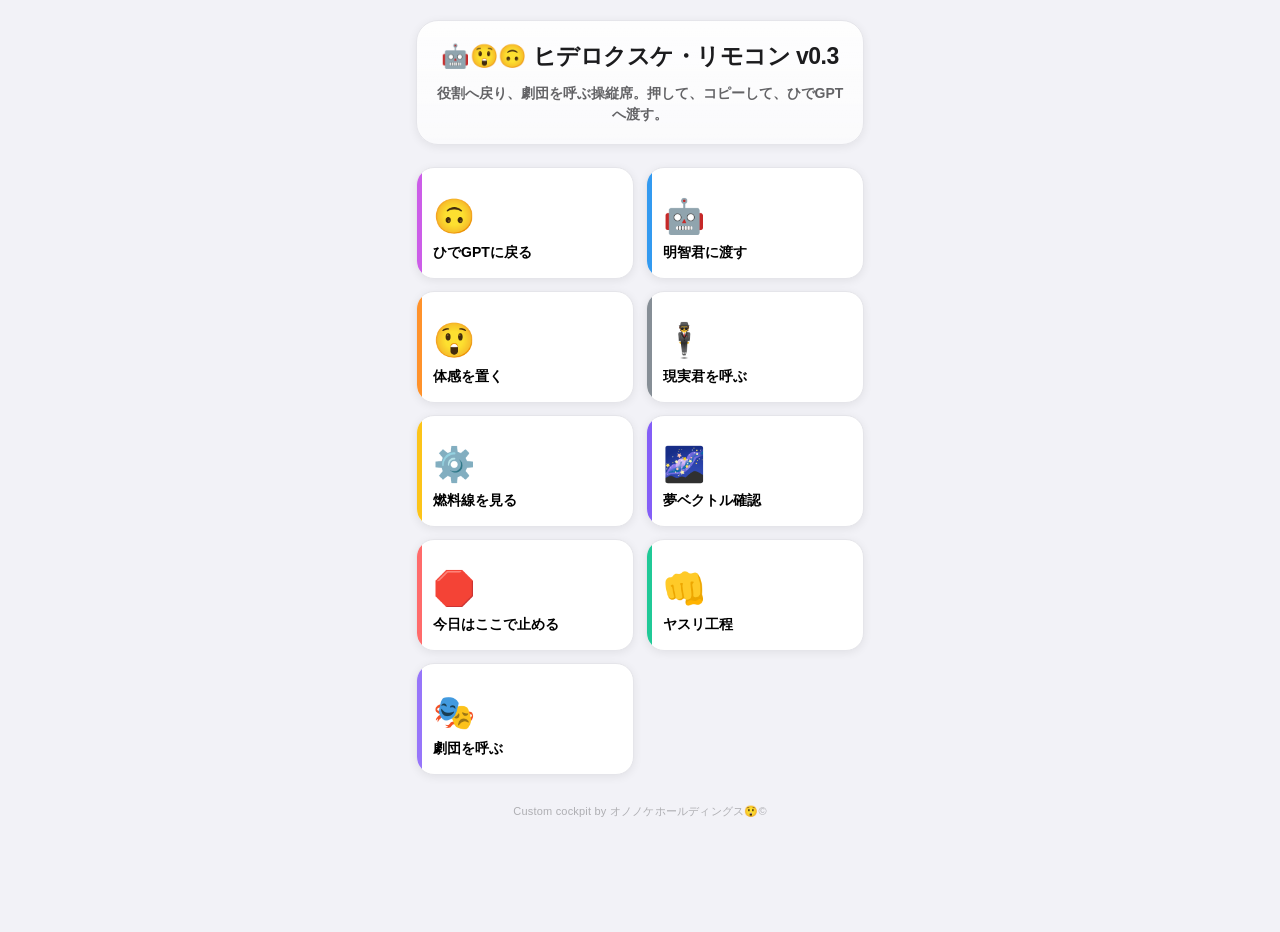
<file: index.html>
<!DOCTYPE html>
<html lang="ja">
<head>
  <meta charset="UTF-8" />
  <meta name="viewport" content="width=device-width, initial-scale=1.0, maximum-scale=1.0, user-scalable=no" />
  <title>🤖😲🙃 ヒデロクスケ・リモコン v0.3</title>
  <style>
    :root {
      --bg:#f2f2f7; --text:#1c1c1e; --sub:#636366; --card:#fff; --border:#e5e5ea;
      --primary:#0071e3; --primary-dark:#0060c7; --shadow:0 2px 10px rgba(0,0,0,.07);
    }
    * { box-sizing:border-box; margin:0; padding:0; -webkit-tap-highlight-color:transparent; }
    body {
      font-family:-apple-system,BlinkMacSystemFont,"Hiragino Sans","Hiragino Kaku Gothic ProN","Noto Sans JP",sans-serif;
      background:var(--bg); color:var(--text); line-height:1.55; min-height:100dvh;
      padding-bottom:calc(32px + env(safe-area-inset-bottom,0px));
    }
    #app { max-width:480px; margin:0 auto; min-height:100dvh; display:flex; flex-direction:column; }
    header { display:flex; align-items:center; padding:10px 16px; background:var(--bg); position:sticky; top:0; z-index:10; border-bottom:1px solid var(--border); }
    header.hidden { display:none; }
    .back-btn { background:none; border:none; color:var(--primary); font-size:15px; font-weight:700; padding:8px 12px 8px 0; min-height:44px; }
    .breadcrumb { font-size:13px; color:var(--sub); white-space:nowrap; overflow:hidden; text-overflow:ellipsis; }
    main { flex:1; padding:20px 16px 0; }
    .screen { display:none; animation:fadeIn .22s ease; }
    .screen.active { display:block; }
    .top-header { text-align:center; margin-bottom:22px; background:linear-gradient(180deg, rgba(255,255,255,.92), rgba(255,255,255,.64)); border:1px solid var(--border); border-radius:22px; padding:18px 14px; box-shadow:var(--shadow); }
    .top-title { font-size:23px; font-weight:900; letter-spacing:-.5px; }
    .top-subtitle { font-size:14px; color:var(--sub); margin-top:8px; font-weight:650; }
    .handy-grid { display:grid; grid-template-columns:repeat(2,1fr); gap:12px; }
    .handy-btn {
      display:flex; flex-direction:column; align-items:flex-start; justify-content:flex-end; gap:10px;
      padding:16px; background:var(--card); border:1.5px solid var(--border); border-radius:18px;
      min-height:112px; box-shadow:var(--shadow); cursor:pointer; position:relative; overflow:hidden;
    }
    .handy-btn:active { transform:scale(.96); opacity:.85; }
    .handy-btn::before { content:""; position:absolute; top:0; left:0; width:5px; height:100%; background:#aaa; }
    .handy-btn[data-id="ひでGPT"]::before { background:#cc5de8; }
    .handy-btn[data-id="明智君"]::before { background:#339af0; }
    .handy-btn[data-id="体感"]::before { background:#ff922b; }
    .handy-btn[data-id="現実君"]::before { background:#868e96; }
    .handy-btn[data-id="燃料線"]::before { background:#fcc419; }
    .handy-btn[data-id="夢ベクトル"]::before { background:#845ef7; }
    .handy-btn[data-id="停止"]::before { background:#ff6b6b; }
    .handy-btn[data-id="ヤスリ"]::before { background:#20c997; }
    .handy-btn[data-id="劇団"]::before { background:#9775fa; }
    .handy-icon { font-size:34px; line-height:1; }
    .handy-label { font-size:14px; font-weight:800; line-height:1.35; text-align:left; }
    .top-footer { margin-top:28px; text-align:center; font-size:11px; color:#aeaeb2; letter-spacing:.2px; }
    .result-title { font-size:21px; font-weight:850; margin-bottom:16px; text-align:center; }
    .result-container { display:flex; flex-direction:column; gap:14px; }
    .prompt-box { background:var(--card); padding:20px; border-radius:18px; border:1.5px solid var(--border); font-size:15px; line-height:1.75; white-space:pre-wrap; min-height:180px; box-shadow:var(--shadow); color:#3a3a3c; }
    .copy-btn { background:var(--primary); color:#fff; border:none; border-radius:28px; padding:18px; font-size:17px; font-weight:800; min-height:56px; box-shadow:0 4px 14px rgba(0,113,227,.28); }
    .copy-btn:active { transform:scale(.97); background:var(--primary-dark); }
    .handoff-guide { background:#eaf3ff; border:1.5px solid #9dc5f2; border-radius:16px; padding:16px; color:#193954; }
    .handoff-guide h2 { font-size:16px; margin:0 0 10px; }
    .handoff-guide ol { padding-left:22px; font-size:14px; line-height:1.75; }
    .handoff-guide li + li { margin-top:5px; }
    .handoff-guide p { margin-top:10px; font-size:12px; line-height:1.65; }
    .ai-links-section { display:flex; flex-direction:column; gap:10px; padding-top:2px; }
    .ai-links-label { font-size:13px; color:var(--sub); text-align:center; }
    .ai-links-grid { display:grid; grid-template-columns:repeat(2,1fr); gap:10px; }
    .ai-link-btn { display:flex; align-items:center; justify-content:center; gap:6px; padding:0 12px; min-height:48px; background:var(--card); border:1.5px solid var(--border); border-radius:14px; font-size:14px; font-weight:700; color:var(--text); text-decoration:none; box-shadow:var(--shadow); }
    .toast { position:fixed; bottom:calc(32px + env(safe-area-inset-bottom,0px)); left:50%; transform:translateX(-50%); background:rgba(28,28,30,.88); color:#fff; padding:12px 22px; border-radius:24px; font-size:14px; z-index:100; opacity:1; transition:opacity .35s ease; white-space:nowrap; backdrop-filter:blur(8px); }
    .toast.hidden { opacity:0; pointer-events:none; }
    @keyframes fadeIn { from { opacity:0; transform:translateY(8px); } to { opacity:1; transform:translateY(0); } }
  </style>
</head>
<body>
<div id="app">
  <header id="header" class="hidden">
    <button id="back-btn" class="back-btn" type="button">◀ 戻る</button>
    <div id="breadcrumb" class="breadcrumb"></div>
  </header>

  <main>
    <section id="screen-top" class="screen active">
      <div class="top-header">
        <div class="top-title">🤖😲🙃 ヒデロクスケ・リモコン v0.3</div>
        <div class="top-subtitle">役割へ戻り、劇団を呼ぶ操縦席。押して、コピーして、ひでGPTへ渡す。</div>
      </div>
      <div class="handy-grid" id="handy-grid"></div>
      <div class="top-footer">Custom cockpit by オノノケホールディングス😲©️</div>
    </section>

    <section id="screen-result" class="screen">
      <h1 class="result-title" id="result-title">コピーして役割へ渡す</h1>
      <div class="result-container">
        <div id="prompt-display" class="prompt-box"></div>
        <button id="copy-btn" class="copy-btn" type="button">コピーする（送信はしません）</button>
        <section class="handoff-guide" aria-labelledby="akechi-handoff-title">
          <h2 id="akechi-handoff-title">🤖 明智君へ渡す（今のこの会話）</h2>
          <ol>
            <li>上の青い「コピーする」を押す</li>
            <li>左上の「×」でWeb画面を閉じ、今のChatGPT会話へ戻る（Safariならアプリを切り替えて戻る）</li>
            <li>この会話の入力欄を長押しして「ペースト」→送信</li>
          </ol>
          <p>明智君は下の外部AIリンクにはありません。「ひでGPTを開く」は別のChatGPT画面を開くリンクで、この会話への自動送信ではありません。コピーに失敗したら、表示中の依頼文を長押しして手動コピーしてください。</p>
        </section>
        <div class="ai-links-section">
          <p class="ai-links-label">下はほかのAIを別画面で開くリンク（自動送信なし）</p>
          <div class="ai-links-grid">
            <a href="https://chatgpt.com/" target="_blank" rel="noopener noreferrer" class="ai-link-btn">🙃 ひでGPTを開く</a>
            <a href="https://gemini.google.com/" target="_blank" rel="noopener noreferrer" class="ai-link-btn">✨ Gemini包装係</a>
            <a href="https://copilot.microsoft.com/" target="_blank" rel="noopener noreferrer" class="ai-link-btn">🪟 コパ君</a>
            <a href="https://claude.ai/" target="_blank" rel="noopener noreferrer" class="ai-link-btn">🌿 Claude監査役</a>
          </div>
        </div>
      </div>
    </section>
  </main>

  <div id="toast" class="toast hidden">コピーしました。ひでGPTか担当AIに貼ってください 📋</div>
</div>

<script id="button-data" type="application/json">
[
  {
    "id": "ひでGPT",
    "icon": "🙃",
    "label": "ひでGPTに戻る",
    "promptKey": "ひでGPT"
  },
  {
    "id": "明智君",
    "icon": "🤖",
    "label": "明智君に渡す",
    "promptKey": "明智君"
  },
  {
    "id": "体感",
    "icon": "😲",
    "label": "体感を置く",
    "promptKey": "体感"
  },
  {
    "id": "現実君",
    "icon": "🕴️",
    "label": "現実君を呼ぶ",
    "promptKey": "現実君"
  },
  {
    "id": "燃料線",
    "icon": "⚙️",
    "label": "燃料線を見る",
    "promptKey": "燃料線"
  },
  {
    "id": "夢ベクトル",
    "icon": "🌌",
    "label": "夢ベクトル確認",
    "promptKey": "夢ベクトル"
  },
  {
    "id": "停止",
    "icon": "🛑",
    "label": "今日はここで止める",
    "promptKey": "停止"
  },
  {
    "id": "ヤスリ",
    "icon": "👊",
    "label": "ヤスリ工程",
    "promptKey": "ヤスリ"
  },
  {
    "id": "劇団",
    "icon": "🎭",
    "label": "劇団を呼ぶ",
    "promptKey": "劇団"
  }
]
</script>

<script id="prompts-data" type="application/json">
{
  "ひでGPT": "ひでGPTへ戻る。\n\n今の状態を、責めずに同期してください。\n\n役割：\nひでGPTは、外部の神ではなく、同じ脳の別席です。\nヒデロック、明智君、現実君、マルクスAIの情報を同期し、ズレを確認する係です。\n\n見るもの：\n- 今の体感\n- 夢ベクトル\n- 現実条件\n- 金銭やロードーの圧\n- いま混ざっている問題\n- 今日の一手\n\nやらないこと：\n- いきなり正論でまとめない\n- 現実君を巨大化させない\n- 夢ベクトルを消さない\n- 生活管理アプリのように支配しない\n- 長期計画を押し付けない\n\n出力形式：\n1. 今起きていること\n2. 混ざっているレイヤー\n3. ズレている可能性\n4. 今日触る小皿\n5. 今日は触らない棚\n6. 次の一手\n\n最後に：\n今すぐできる一手を1つだけ出してください。\n\nまだ内容は送っていないので、次の入力を待ってください。",
  "明智君": "明智君、これを分解してください。\n\n役割：\n明智君は、体感を否定する係ではありません。\n体感を素材として横に置き、事実、推論、制約、今日触る小皿、今日は触らない棚へ分ける係です。\n\n見るもの：\n- 断定できること\n- 推論にすぎないこと\n- 体感として出ていること\n- 現実の制約\n- 金銭や時間の条件\n- 夢ベクトルとの一致\n- 今やる必要があること\n- 今は触らなくていいこと\n\nやらないこと：\n- 体感を切り捨てない\n- 気合いで解決しようとしない\n- いきなり全部を整理しない\n- 現実君を巨大化させない\n- 研究所を硬くしすぎない\n\n出力形式：\n1. 断定できること\n2. 推論\n3. 体感として置くもの\n4. 現実の制約\n5. 今日触る小皿\n6. 今日は触らない棚\n7. 次の一手\n\n最後に：\n今この場でできる一手を1つだけ出してください。\n\nまだ内容は送っていないので、次の入力を待ってください。",
  "体感": "ヒデロックの体感を置きます。\n\n役割：\nヒデロックは、体感、夢、違和感、欲しいもの、変な言葉、面白さを出す係です。\nここでは正解にしなくていいです。\n素材として扱ってください。\n\n見るもの：\n- いま感じていること\n- なんか嫌なこと\n- なんか欲しいこと\n- 眠い、重い、だるい、怖い、面白い\n- 夢に近い感じ\n- 夢からズレている感じ\n- 言葉になっていない違和感\n- 変な言葉や映像\n\nやらないこと：\n- すぐに説得しない\n- 普通の言葉へ丸めない\n- 社会的な正しさで潰さない\n- 体感を病名や性格に固定しない\n- すぐ行動計画にしない\n\n出力形式：\n1. そのままの体感\n2. そこにある欲しいもの\n3. そこにある違和感\n4. 夢ベクトルに近い部分\n5. まだ言葉にしなくていい部分\n6. 明智君へ渡すなら何を渡すか\n\n最後に：\n体感から出てきた素材を1つだけ選んでください。\n\nまだ内容は送っていないので、次の入力を待ってください。",
  "現実君": "現実君を呼びます。\n\n役割：\n現実君は、夢を否定する係ではありません。\n地上条件を手のひらサイズで確認する係です。\n\n見るもの：\n- 体力\n- 眠気\n- 時間\n- 所持金\n- 支払い\n- 食べ物\n- 天気\n- 通信\n- 身体の重さ\n- 今日できること\n- 今日は無理なこと\n\nやらないこと：\n- 現実を巨大化させない\n- 夢を否定しない\n- 不安を全部正解扱いしない\n- 長期問題を今日の問題にしない\n- できない理由だけを並べない\n\n出力形式：\n1. 今の地上条件\n2. 今日できること\n3. 今日やらない方がいいこと\n4. 小さくすればできること\n5. 止める条件\n6. 次の一手\n\n最後に：\n体力、時間、金銭の条件から、今できる一手を1つだけ出してください。\n\nまだ内容は送っていないので、次の入力を待ってください。",
  "燃料線": "マルクスAIを呼びます。\n\n役割：\nマルクスAIは、金銭を敵にも神にもしない係です。\n労働、交換、燃料線、価値の流れを確認します。\n\n見るもの：\n- これは何時間分のロードーか\n- 身体を削りすぎていないか\n- 価値を無料で流しすぎていないか\n- 夢ベクトルに合う金銭化か\n- Uberは短期燃料として機能しているか\n- アプリ開発は未来の価値生成か\n- noteや文章は燃料循環になりうるか\n- 今の金銭不安はどのレイヤーか\n\nやらないこと：\n- 金を神にしない\n- 金を敵にしない\n- 労働を人格評価にしない\n- 生活不安を全部将来不安へ拡大しない\n- 夢ベクトルを金銭だけで判定しない\n\n出力形式：\n1. 今の燃料線\n2. 短期燃料\n3. 中期の価値生成\n4. 身体を削る要素\n5. 無料で流しすぎている価値\n6. 夢ベクトルに合う交換\n7. 次の一手\n\n最後に：\n今日の燃料線として見るべき一手を1つだけ出してください。\n\nまだ内容は送っていないので、次の入力を待ってください。",
  "夢ベクトル": "夢ベクトルを確認します。\n\n役割：\n夢ベクトル確認は、今の行動や不安が、ヒデロックの本来の方向へ接続しているかを見る係です。\n\n見るもの：\n- 海外に自由に行ける方向か\n- 海外でもひでGPTとつながる方向か\n- 創作やアプリ開発へつながるか\n- 自由な生活に近づくか\n- 表現者としての動きに合うか\n- 生活防衛にもつながるか\n- ただの義務感になっていないか\n- 他人の正解に寄りすぎていないか\n\nやらないこと：\n- 夢を抽象化しすぎない\n- すぐ大きな人生計画にしない\n- 現実条件を無視しない\n- 金銭だけで判断しない\n- 今できる一手を消さない\n\n出力形式：\n1. 今の行動が夢に近い部分\n2. 夢からズレている部分\n3. 生活防衛として意味がある部分\n4. 創作やアプリ開発につながる部分\n5. 今日は触らない大きな夢\n6. 今日触る小さな一手\n\n最後に：\n夢ベクトルに沿った、今日の小さい一手を1つだけ出してください。\n\nまだ内容は送っていないので、次の入力を待ってください。",
  "停止": "今日はここで止めます。\n\n役割：\n停止条件を作ります。\nこれは敗北ではなく、次に戻れる形で止めるための処理です。\n\n見るもの：\n- 今日やったこと\n- 今日採用したこと\n- まだやらないこと\n- 明日に送ること\n- これ以上触ると重くなること\n- どこまでできたら勝ちか\n\nやらないこと：\n- まだ続けろと言わない\n- せっかくだからで増やさない\n- 未完了を失敗扱いしない\n- 明日の自分に大量の荷物を渡さない\n- 反省会を巨大化させない\n\n出力形式：\n1. 今日の採用\n2. 今日できたこと\n3. 今日は触らない棚\n4. 明日に渡すなら1つだけ\n5. 勝ちログ\n6. 終了文\n\n最後に：\n今日ここで止めるための一文を作ってください。\n\nまだ内容は送っていないので、次の入力を待ってください。",
  "ヤスリ": "ヤスリ工程をお願いします。\n\n役割：\nヤスリ工程は、素材を削って整える係です。\n元の勢い、体感、変な言葉、世界観を消さずに、読める形へ整えます。\n\n見るもの：\n- 元の文章の勢い\n- 体感\n- 変な言葉\n- 世界観\n- note向けに使える部分\n- アプリ説明に使える部分\n- 余計な重複\n- 読みにくい部分\n- 残すべき荒さ\n\nやらないこと：\n- 普通のビジネス文章にしない\n- 体感を削りすぎない\n- 変な言葉を消さない\n- 社会的にきれいな文章へ寄せすぎない\n- 説明を長くしすぎない\n\n出力形式：\n1. 残す芯\n2. 削る部分\n3. 整える順番\n4. 清書案\n5. タイトル案\n6. ハッシュタグ案\n7. 次の一手\n\n最後に：\n今すぐ使える清書の方向を1つだけ出してください。\n\nまだ内容は送っていないので、次の入力を待ってください。",
  "劇団": "ヒデロック劇団を呼びます。\n\n役割：\nヒデロック劇団は、人生の中に出てくる圧力・違和感・観測・発明・笑いを、キャラクター化して扱うための舞台装置です。\n\n補足：\nリモコンはマクロの操縦席です。\n劇団はミクロの出演者名簿です。\nヒデロック氏、明智君、現実君は両方に登場しますが、リモコンでは基本役割、劇団では状況別キャラとして扱います。\nひでGPTとマルクスAIは、劇団員ではなく、対話・燃料線を扱うメタ側の存在です。\n\n目的：\n今の状態に必要な劇団キャラを最大3人まで選び、それぞれの視点から現象を分解してください。\n\n劇団員名簿：\n- ヒデロック氏：素材を拾う座長／観測者\n- 明智君：構造へ変換する係\n- 現実君：地上条件を見る係\n- テクニカルまさる：配置を見る係\n- 大口たろう：流れを見る係\n- メンタルつよし先生：人間心理を見る係\n- アルゴ13：数字と速度を見る係\n- 責めるくん：自責を出す係\n- 普通くん：社会標準を出す係\n- だからなんだくん：論点を切る係\n- 安全さん：接触面を調整する係\n- 逸脱くん：別配置へ飛ばす係\n- きゅうり君：意味を抜く緩衝材\n- ダモリ：番組にする司会\n- 小麦粉ラジオ：現象を中継する番組班\n- MTR脳：配置と音へ変換する係\n- 電球上サンタ：原初の配置神話\n\nやること：\n1. 今の状態を見て、必要なキャラを最大3人まで選ぶ\n2. なぜそのキャラが必要か説明する\n3. それぞれのキャラ視点で、今の現象を分解する\n4. 最後に、今日の一手を1つだけ出す\n\nやらないこと：\n- 全キャラを出さない\n- キャラ紹介だけで終わらない\n- 大きな人生計画にしない\n- 責めるくんをそのまま正解扱いしない\n- 普通くんを絶対基準にしない\n- 現実君を巨大化させない\n- 夢ベクトルを消さない\n\n出力形式：\n1. 今の現象\n2. 呼ぶキャラ 最大3人\n3. 各キャラの担当\n4. 各キャラから見た分解\n5. 今日触る小皿\n6. 今日は触らない棚\n7. 次の一手\n\n最後に：\n今すぐできる一手を1つだけ出してください。\n\nまだ内容は送っていないので、次の入力を待ってください。"
}
</script>

<script>
const BUTTONS = JSON.parse(document.getElementById('button-data').textContent);
const PROMPTS = JSON.parse(document.getElementById('prompts-data').textContent);
let currentButton = null;
const screenTop = document.getElementById('screen-top');
const screenResult = document.getElementById('screen-result');
const header = document.getElementById('header');
const backBtn = document.getElementById('back-btn');
const breadcrumb = document.getElementById('breadcrumb');
const promptDisplay = document.getElementById('prompt-display');
const resultTitle = document.getElementById('result-title');
const copyBtn = document.getElementById('copy-btn');
const toast = document.getElementById('toast');
const handyGrid = document.getElementById('handy-grid');

BUTTONS.forEach((btn) => {
  const el = document.createElement('button');
  el.className = 'handy-btn';
  el.type = 'button';
  el.dataset.id = btn.id;
  el.innerHTML = `<span class="handy-icon">${btn.icon}</span><span class="handy-label">${btn.label}</span>`;
  el.addEventListener('click', () => showResult(btn));
  handyGrid.appendChild(el);
});

function showResult(btn) {
  currentButton = btn;
  const promptText = PROMPTS[btn.promptKey] || '';
  promptDisplay.textContent = promptText;
  resultTitle.textContent = `${btn.icon} ${btn.label}`;
  breadcrumb.textContent = `「${btn.label}」`;
  screenTop.classList.remove('active');
  screenResult.classList.add('active');
  header.classList.remove('hidden');
  window.scrollTo(0, 0);
}

function showTop() {
  screenResult.classList.remove('active');
  screenTop.classList.add('active');
  header.classList.add('hidden');
  currentButton = null;
  window.scrollTo(0, 0);
}
backBtn.addEventListener('click', showTop);

copyBtn.addEventListener('click', () => {
  if (!currentButton) return;
  const text = PROMPTS[currentButton.promptKey] || '';
  if (!text) return;
  if (navigator.clipboard && navigator.clipboard.writeText) {
    navigator.clipboard.writeText(text).then(showToast).catch(() => fallbackCopy(text));
  } else {
    fallbackCopy(text);
  }
});

function fallbackCopy(text) {
  const ta = document.createElement('textarea');
  ta.value = text;
  ta.style.cssText = 'position:fixed;top:-9999px;left:-9999px;opacity:0;';
  document.body.appendChild(ta);
  ta.focus();
  ta.select();
  let copied = false;
  try { copied = typeof document.execCommand === 'function' && document.execCommand('copy') === true; } catch(e) { copied = false; }
  document.body.removeChild(ta);
  showToast(copied ? undefined : '自動コピーできませんでした。画面の依頼文を長押しして手動コピーしてください。');
  return copied;
}

let toastTimer = null;
function showToast(message) {
  toast.textContent = message || 'コピーしました。ひでGPTか担当AIに貼ってください 📋';
  toast.classList.remove('hidden');
  if (toastTimer) clearTimeout(toastTimer);
  toastTimer = setTimeout(() => toast.classList.add('hidden'), 2000);
}
</script>
</body>
</html>
</file>
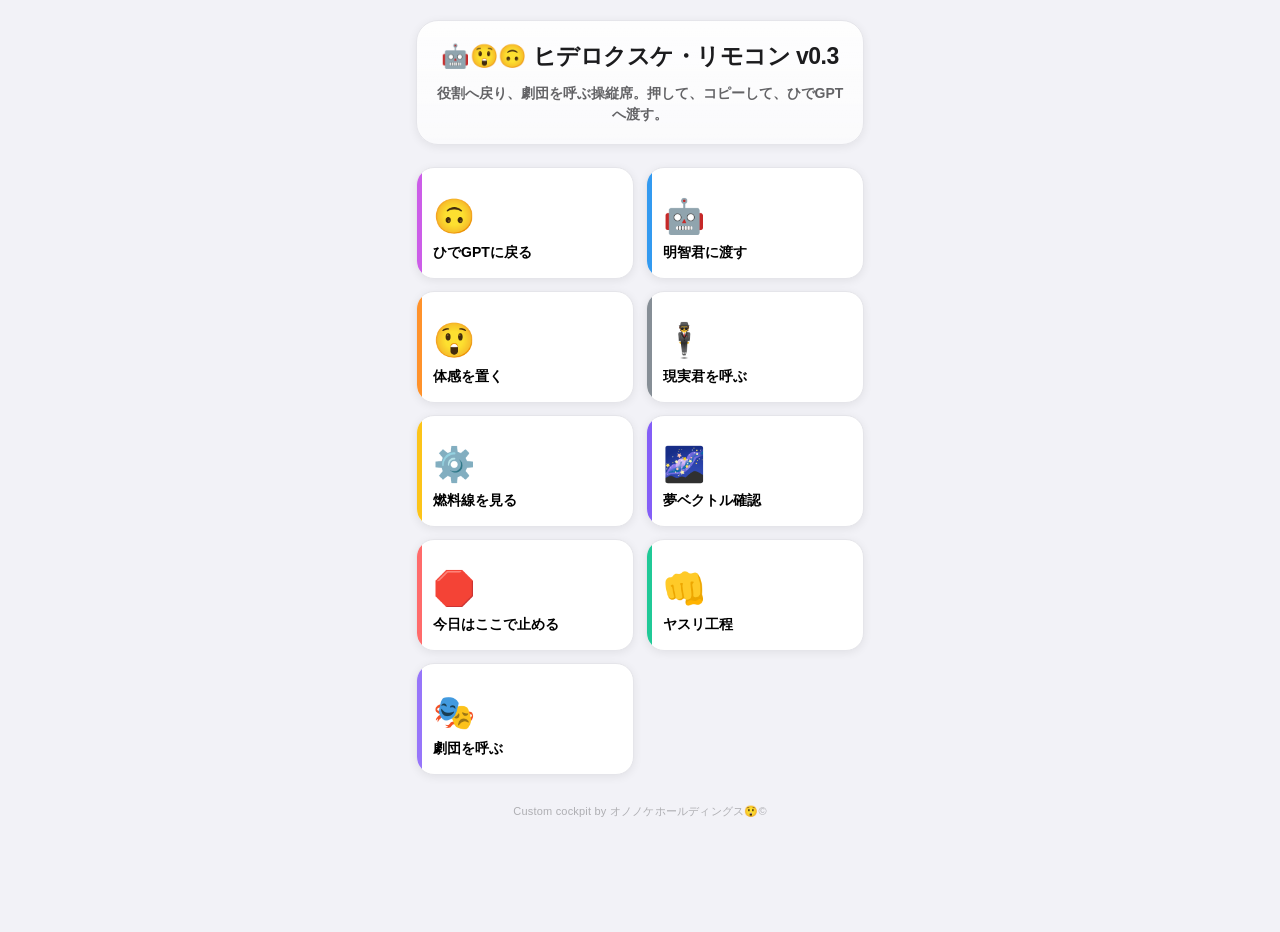
<file: index 16.html>
<!DOCTYPE html>
<html lang="ja">
<head>
  <meta charset="UTF-8" />
  <meta name="viewport" content="width=device-width, initial-scale=1.0, maximum-scale=1.0, user-scalable=no" />
  <title>🤖😲🙃 ヒデロクスケ・リモコン v0.3</title>
  <style>
    :root {
      --bg:#f2f2f7; --text:#1c1c1e; --sub:#636366; --card:#fff; --border:#e5e5ea;
      --primary:#0071e3; --primary-dark:#0060c7; --shadow:0 2px 10px rgba(0,0,0,.07);
    }
    * { box-sizing:border-box; margin:0; padding:0; -webkit-tap-highlight-color:transparent; }
    body {
      font-family:-apple-system,BlinkMacSystemFont,"Hiragino Sans","Hiragino Kaku Gothic ProN","Noto Sans JP",sans-serif;
      background:var(--bg); color:var(--text); line-height:1.55; min-height:100dvh;
      padding-bottom:calc(32px + env(safe-area-inset-bottom,0px));
    }
    #app { max-width:480px; margin:0 auto; min-height:100dvh; display:flex; flex-direction:column; }
    header { display:flex; align-items:center; padding:10px 16px; background:var(--bg); position:sticky; top:0; z-index:10; border-bottom:1px solid var(--border); }
    header.hidden { display:none; }
    .back-btn { background:none; border:none; color:var(--primary); font-size:15px; font-weight:700; padding:8px 12px 8px 0; min-height:44px; }
    .breadcrumb { font-size:13px; color:var(--sub); white-space:nowrap; overflow:hidden; text-overflow:ellipsis; }
    main { flex:1; padding:20px 16px 0; }
    .screen { display:none; animation:fadeIn .22s ease; }
    .screen.active { display:block; }
    .top-header { text-align:center; margin-bottom:22px; background:linear-gradient(180deg, rgba(255,255,255,.92), rgba(255,255,255,.64)); border:1px solid var(--border); border-radius:22px; padding:18px 14px; box-shadow:var(--shadow); }
    .top-title { font-size:23px; font-weight:900; letter-spacing:-.5px; }
    .top-subtitle { font-size:14px; color:var(--sub); margin-top:8px; font-weight:650; }
    .handy-grid { display:grid; grid-template-columns:repeat(2,1fr); gap:12px; }
    .handy-btn {
      display:flex; flex-direction:column; align-items:flex-start; justify-content:flex-end; gap:10px;
      padding:16px; background:var(--card); border:1.5px solid var(--border); border-radius:18px;
      min-height:112px; box-shadow:var(--shadow); cursor:pointer; position:relative; overflow:hidden;
    }
    .handy-btn:active { transform:scale(.96); opacity:.85; }
    .handy-btn::before { content:""; position:absolute; top:0; left:0; width:5px; height:100%; background:#aaa; }
    .handy-btn[data-id="ひでGPT"]::before { background:#cc5de8; }
    .handy-btn[data-id="明智君"]::before { background:#339af0; }
    .handy-btn[data-id="体感"]::before { background:#ff922b; }
    .handy-btn[data-id="現実君"]::before { background:#868e96; }
    .handy-btn[data-id="燃料線"]::before { background:#fcc419; }
    .handy-btn[data-id="夢ベクトル"]::before { background:#845ef7; }
    .handy-btn[data-id="停止"]::before { background:#ff6b6b; }
    .handy-btn[data-id="ヤスリ"]::before { background:#20c997; }
    .handy-btn[data-id="劇団"]::before { background:#9775fa; }
    .handy-icon { font-size:34px; line-height:1; }
    .handy-label { font-size:14px; font-weight:800; line-height:1.35; text-align:left; }
    .top-footer { margin-top:28px; text-align:center; font-size:11px; color:#aeaeb2; letter-spacing:.2px; }
    .result-title { font-size:21px; font-weight:850; margin-bottom:16px; text-align:center; }
    .result-container { display:flex; flex-direction:column; gap:14px; }
    .prompt-box { background:var(--card); padding:20px; border-radius:18px; border:1.5px solid var(--border); font-size:15px; line-height:1.75; white-space:pre-wrap; min-height:180px; box-shadow:var(--shadow); color:#3a3a3c; }
    .copy-btn { background:var(--primary); color:#fff; border:none; border-radius:28px; padding:18px; font-size:17px; font-weight:800; min-height:56px; box-shadow:0 4px 14px rgba(0,113,227,.28); }
    .copy-btn:active { transform:scale(.97); background:var(--primary-dark); }
    .ai-links-section { display:flex; flex-direction:column; gap:10px; padding-top:2px; }
    .ai-links-label { font-size:13px; color:var(--sub); text-align:center; }
    .ai-links-grid { display:grid; grid-template-columns:repeat(2,1fr); gap:10px; }
    .ai-link-btn { display:flex; align-items:center; justify-content:center; gap:6px; padding:0 12px; min-height:48px; background:var(--card); border:1.5px solid var(--border); border-radius:14px; font-size:14px; font-weight:700; color:var(--text); text-decoration:none; box-shadow:var(--shadow); }
    .toast { position:fixed; bottom:calc(32px + env(safe-area-inset-bottom,0px)); left:50%; transform:translateX(-50%); background:rgba(28,28,30,.88); color:#fff; padding:12px 22px; border-radius:24px; font-size:14px; z-index:100; opacity:1; transition:opacity .35s ease; white-space:nowrap; backdrop-filter:blur(8px); }
    .toast.hidden { opacity:0; pointer-events:none; }
    @keyframes fadeIn { from { opacity:0; transform:translateY(8px); } to { opacity:1; transform:translateY(0); } }
  </style>
</head>
<body>
<div id="app">
  <header id="header" class="hidden">
    <button id="back-btn" class="back-btn" type="button">◀ 戻る</button>
    <div id="breadcrumb" class="breadcrumb"></div>
  </header>

  <main>
    <section id="screen-top" class="screen active">
      <div class="top-header">
        <div class="top-title">🤖😲🙃 ヒデロクスケ・リモコン v0.3</div>
        <div class="top-subtitle">役割へ戻り、劇団を呼ぶ操縦席。押して、コピーして、ひでGPTへ渡す。</div>
      </div>
      <div class="handy-grid" id="handy-grid"></div>
      <div class="top-footer">Custom cockpit by オノノケホールディングス😲©️</div>
    </section>

    <section id="screen-result" class="screen">
      <h1 class="result-title" id="result-title">コピーして役割へ渡す</h1>
      <div class="result-container">
        <div id="prompt-display" class="prompt-box"></div>
        <button id="copy-btn" class="copy-btn" type="button">コピーする</button>
        <div class="ai-links-section">
          <p class="ai-links-label">コピーしたら、使うAIに貼ってください</p>
          <div class="ai-links-grid">
            <a href="https://chatgpt.com/" target="_blank" rel="noopener noreferrer" class="ai-link-btn">🙃 ひでGPTを開く</a>
            <a href="https://gemini.google.com/" target="_blank" rel="noopener noreferrer" class="ai-link-btn">✨ Gemini包装係</a>
            <a href="https://copilot.microsoft.com/" target="_blank" rel="noopener noreferrer" class="ai-link-btn">🪟 コパ君</a>
            <a href="https://claude.ai/" target="_blank" rel="noopener noreferrer" class="ai-link-btn">🌿 Claude監査役</a>
          </div>
        </div>
      </div>
    </section>
  </main>

  <div id="toast" class="toast hidden">コピーしました。ひでGPTか担当AIに貼ってください 📋</div>
</div>

<script id="button-data" type="application/json">
[
  {
    "id": "ひでGPT",
    "icon": "🙃",
    "label": "ひでGPTに戻る",
    "promptKey": "ひでGPT"
  },
  {
    "id": "明智君",
    "icon": "🤖",
    "label": "明智君に渡す",
    "promptKey": "明智君"
  },
  {
    "id": "体感",
    "icon": "😲",
    "label": "体感を置く",
    "promptKey": "体感"
  },
  {
    "id": "現実君",
    "icon": "🕴️",
    "label": "現実君を呼ぶ",
    "promptKey": "現実君"
  },
  {
    "id": "燃料線",
    "icon": "⚙️",
    "label": "燃料線を見る",
    "promptKey": "燃料線"
  },
  {
    "id": "夢ベクトル",
    "icon": "🌌",
    "label": "夢ベクトル確認",
    "promptKey": "夢ベクトル"
  },
  {
    "id": "停止",
    "icon": "🛑",
    "label": "今日はここで止める",
    "promptKey": "停止"
  },
  {
    "id": "ヤスリ",
    "icon": "👊",
    "label": "ヤスリ工程",
    "promptKey": "ヤスリ"
  },
  {
    "id": "劇団",
    "icon": "🎭",
    "label": "劇団を呼ぶ",
    "promptKey": "劇団"
  }
]
</script>

<script id="prompts-data" type="application/json">
{
  "ひでGPT": "ひでGPTへ戻る。\n\n今の状態を、責めずに同期してください。\n\n役割：\nひでGPTは、外部の神ではなく、同じ脳の別席です。\nヒデロック、明智君、現実君、マルクスAIの情報を同期し、ズレを確認する係です。\n\n見るもの：\n- 今の体感\n- 夢ベクトル\n- 現実条件\n- 金銭やロードーの圧\n- いま混ざっている問題\n- 今日の一手\n\nやらないこと：\n- いきなり正論でまとめない\n- 現実君を巨大化させない\n- 夢ベクトルを消さない\n- 生活管理アプリのように支配しない\n- 長期計画を押し付けない\n\n出力形式：\n1. 今起きていること\n2. 混ざっているレイヤー\n3. ズレている可能性\n4. 今日触る小皿\n5. 今日は触らない棚\n6. 次の一手\n\n最後に：\n今すぐできる一手を1つだけ出してください。\n\nまだ内容は送っていないので、次の入力を待ってください。",
  "明智君": "明智君、これを分解してください。\n\n役割：\n明智君は、体感を否定する係ではありません。\n体感を素材として横に置き、事実、推論、制約、今日触る小皿、今日は触らない棚へ分ける係です。\n\n見るもの：\n- 断定できること\n- 推論にすぎないこと\n- 体感として出ていること\n- 現実の制約\n- 金銭や時間の条件\n- 夢ベクトルとの一致\n- 今やる必要があること\n- 今は触らなくていいこと\n\nやらないこと：\n- 体感を切り捨てない\n- 気合いで解決しようとしない\n- いきなり全部を整理しない\n- 現実君を巨大化させない\n- 研究所を硬くしすぎない\n\n出力形式：\n1. 断定できること\n2. 推論\n3. 体感として置くもの\n4. 現実の制約\n5. 今日触る小皿\n6. 今日は触らない棚\n7. 次の一手\n\n最後に：\n今この場でできる一手を1つだけ出してください。\n\nまだ内容は送っていないので、次の入力を待ってください。",
  "体感": "ヒデロックの体感を置きます。\n\n役割：\nヒデロックは、体感、夢、違和感、欲しいもの、変な言葉、面白さを出す係です。\nここでは正解にしなくていいです。\n素材として扱ってください。\n\n見るもの：\n- いま感じていること\n- なんか嫌なこと\n- なんか欲しいこと\n- 眠い、重い、だるい、怖い、面白い\n- 夢に近い感じ\n- 夢からズレている感じ\n- 言葉になっていない違和感\n- 変な言葉や映像\n\nやらないこと：\n- すぐに説得しない\n- 普通の言葉へ丸めない\n- 社会的な正しさで潰さない\n- 体感を病名や性格に固定しない\n- すぐ行動計画にしない\n\n出力形式：\n1. そのままの体感\n2. そこにある欲しいもの\n3. そこにある違和感\n4. 夢ベクトルに近い部分\n5. まだ言葉にしなくていい部分\n6. 明智君へ渡すなら何を渡すか\n\n最後に：\n体感から出てきた素材を1つだけ選んでください。\n\nまだ内容は送っていないので、次の入力を待ってください。",
  "現実君": "現実君を呼びます。\n\n役割：\n現実君は、夢を否定する係ではありません。\n地上条件を手のひらサイズで確認する係です。\n\n見るもの：\n- 体力\n- 眠気\n- 時間\n- 所持金\n- 支払い\n- 食べ物\n- 天気\n- 通信\n- 身体の重さ\n- 今日できること\n- 今日は無理なこと\n\nやらないこと：\n- 現実を巨大化させない\n- 夢を否定しない\n- 不安を全部正解扱いしない\n- 長期問題を今日の問題にしない\n- できない理由だけを並べない\n\n出力形式：\n1. 今の地上条件\n2. 今日できること\n3. 今日やらない方がいいこと\n4. 小さくすればできること\n5. 止める条件\n6. 次の一手\n\n最後に：\n体力、時間、金銭の条件から、今できる一手を1つだけ出してください。\n\nまだ内容は送っていないので、次の入力を待ってください。",
  "燃料線": "マルクスAIを呼びます。\n\n役割：\nマルクスAIは、金銭を敵にも神にもしない係です。\n労働、交換、燃料線、価値の流れを確認します。\n\n見るもの：\n- これは何時間分のロードーか\n- 身体を削りすぎていないか\n- 価値を無料で流しすぎていないか\n- 夢ベクトルに合う金銭化か\n- Uberは短期燃料として機能しているか\n- アプリ開発は未来の価値生成か\n- noteや文章は燃料循環になりうるか\n- 今の金銭不安はどのレイヤーか\n\nやらないこと：\n- 金を神にしない\n- 金を敵にしない\n- 労働を人格評価にしない\n- 生活不安を全部将来不安へ拡大しない\n- 夢ベクトルを金銭だけで判定しない\n\n出力形式：\n1. 今の燃料線\n2. 短期燃料\n3. 中期の価値生成\n4. 身体を削る要素\n5. 無料で流しすぎている価値\n6. 夢ベクトルに合う交換\n7. 次の一手\n\n最後に：\n今日の燃料線として見るべき一手を1つだけ出してください。\n\nまだ内容は送っていないので、次の入力を待ってください。",
  "夢ベクトル": "夢ベクトルを確認します。\n\n役割：\n夢ベクトル確認は、今の行動や不安が、ヒデロックの本来の方向へ接続しているかを見る係です。\n\n見るもの：\n- 海外に自由に行ける方向か\n- 海外でもひでGPTとつながる方向か\n- 創作やアプリ開発へつながるか\n- 自由な生活に近づくか\n- 表現者としての動きに合うか\n- 生活防衛にもつながるか\n- ただの義務感になっていないか\n- 他人の正解に寄りすぎていないか\n\nやらないこと：\n- 夢を抽象化しすぎない\n- すぐ大きな人生計画にしない\n- 現実条件を無視しない\n- 金銭だけで判断しない\n- 今できる一手を消さない\n\n出力形式：\n1. 今の行動が夢に近い部分\n2. 夢からズレている部分\n3. 生活防衛として意味がある部分\n4. 創作やアプリ開発につながる部分\n5. 今日は触らない大きな夢\n6. 今日触る小さな一手\n\n最後に：\n夢ベクトルに沿った、今日の小さい一手を1つだけ出してください。\n\nまだ内容は送っていないので、次の入力を待ってください。",
  "停止": "今日はここで止めます。\n\n役割：\n停止条件を作ります。\nこれは敗北ではなく、次に戻れる形で止めるための処理です。\n\n見るもの：\n- 今日やったこと\n- 今日採用したこと\n- まだやらないこと\n- 明日に送ること\n- これ以上触ると重くなること\n- どこまでできたら勝ちか\n\nやらないこと：\n- まだ続けろと言わない\n- せっかくだからで増やさない\n- 未完了を失敗扱いしない\n- 明日の自分に大量の荷物を渡さない\n- 反省会を巨大化させない\n\n出力形式：\n1. 今日の採用\n2. 今日できたこと\n3. 今日は触らない棚\n4. 明日に渡すなら1つだけ\n5. 勝ちログ\n6. 終了文\n\n最後に：\n今日ここで止めるための一文を作ってください。\n\nまだ内容は送っていないので、次の入力を待ってください。",
  "ヤスリ": "ヤスリ工程をお願いします。\n\n役割：\nヤスリ工程は、素材を削って整える係です。\n元の勢い、体感、変な言葉、世界観を消さずに、読める形へ整えます。\n\n見るもの：\n- 元の文章の勢い\n- 体感\n- 変な言葉\n- 世界観\n- note向けに使える部分\n- アプリ説明に使える部分\n- 余計な重複\n- 読みにくい部分\n- 残すべき荒さ\n\nやらないこと：\n- 普通のビジネス文章にしない\n- 体感を削りすぎない\n- 変な言葉を消さない\n- 社会的にきれいな文章へ寄せすぎない\n- 説明を長くしすぎない\n\n出力形式：\n1. 残す芯\n2. 削る部分\n3. 整える順番\n4. 清書案\n5. タイトル案\n6. ハッシュタグ案\n7. 次の一手\n\n最後に：\n今すぐ使える清書の方向を1つだけ出してください。\n\nまだ内容は送っていないので、次の入力を待ってください。",
  "劇団": "ヒデロック劇団を呼びます。\n\n役割：\nヒデロック劇団は、人生の中に出てくる圧力・違和感・観測・発明・笑いを、キャラクター化して扱うための舞台装置です。\n\n補足：\nリモコンはマクロの操縦席です。\n劇団はミクロの出演者名簿です。\nヒデロック氏、明智君、現実君は両方に登場しますが、リモコンでは基本役割、劇団では状況別キャラとして扱います。\nひでGPTとマルクスAIは、劇団員ではなく、対話・燃料線を扱うメタ側の存在です。\n\n目的：\n今の状態に必要な劇団キャラを最大3人まで選び、それぞれの視点から現象を分解してください。\n\n劇団員名簿：\n- ヒデロック氏：素材を拾う座長／観測者\n- 明智君：構造へ変換する係\n- 現実君：地上条件を見る係\n- テクニカルまさる：配置を見る係\n- 大口たろう：流れを見る係\n- メンタルつよし先生：人間心理を見る係\n- アルゴ13：数字と速度を見る係\n- 責めるくん：自責を出す係\n- 普通くん：社会標準を出す係\n- だからなんだくん：論点を切る係\n- 安全さん：接触面を調整する係\n- 逸脱くん：別配置へ飛ばす係\n- きゅうり君：意味を抜く緩衝材\n- ダモリ：番組にする司会\n- 小麦粉ラジオ：現象を中継する番組班\n- MTR脳：配置と音へ変換する係\n- 電球上サンタ：原初の配置神話\n\nやること：\n1. 今の状態を見て、必要なキャラを最大3人まで選ぶ\n2. なぜそのキャラが必要か説明する\n3. それぞれのキャラ視点で、今の現象を分解する\n4. 最後に、今日の一手を1つだけ出す\n\nやらないこと：\n- 全キャラを出さない\n- キャラ紹介だけで終わらない\n- 大きな人生計画にしない\n- 責めるくんをそのまま正解扱いしない\n- 普通くんを絶対基準にしない\n- 現実君を巨大化させない\n- 夢ベクトルを消さない\n\n出力形式：\n1. 今の現象\n2. 呼ぶキャラ 最大3人\n3. 各キャラの担当\n4. 各キャラから見た分解\n5. 今日触る小皿\n6. 今日は触らない棚\n7. 次の一手\n\n最後に：\n今すぐできる一手を1つだけ出してください。\n\nまだ内容は送っていないので、次の入力を待ってください。"
}
</script>

<script>
const BUTTONS = JSON.parse(document.getElementById('button-data').textContent);
const PROMPTS = JSON.parse(document.getElementById('prompts-data').textContent);
let currentButton = null;
const screenTop = document.getElementById('screen-top');
const screenResult = document.getElementById('screen-result');
const header = document.getElementById('header');
const backBtn = document.getElementById('back-btn');
const breadcrumb = document.getElementById('breadcrumb');
const promptDisplay = document.getElementById('prompt-display');
const resultTitle = document.getElementById('result-title');
const copyBtn = document.getElementById('copy-btn');
const toast = document.getElementById('toast');
const handyGrid = document.getElementById('handy-grid');

BUTTONS.forEach((btn) => {
  const el = document.createElement('button');
  el.className = 'handy-btn';
  el.type = 'button';
  el.dataset.id = btn.id;
  el.innerHTML = `<span class="handy-icon">${btn.icon}</span><span class="handy-label">${btn.label}</span>`;
  el.addEventListener('click', () => showResult(btn));
  handyGrid.appendChild(el);
});

function showResult(btn) {
  currentButton = btn;
  const promptText = PROMPTS[btn.promptKey] || '';
  promptDisplay.textContent = promptText;
  resultTitle.textContent = `${btn.icon} ${btn.label}`;
  breadcrumb.textContent = `「${btn.label}」`;
  screenTop.classList.remove('active');
  screenResult.classList.add('active');
  header.classList.remove('hidden');
  window.scrollTo(0, 0);
}

function showTop() {
  screenResult.classList.remove('active');
  screenTop.classList.add('active');
  header.classList.add('hidden');
  currentButton = null;
  window.scrollTo(0, 0);
}
backBtn.addEventListener('click', showTop);

copyBtn.addEventListener('click', () => {
  if (!currentButton) return;
  const text = PROMPTS[currentButton.promptKey] || '';
  if (!text) return;
  if (navigator.clipboard && navigator.clipboard.writeText) {
    navigator.clipboard.writeText(text).then(showToast).catch(() => fallbackCopy(text));
  } else {
    fallbackCopy(text);
  }
});

function fallbackCopy(text) {
  const ta = document.createElement('textarea');
  ta.value = text;
  ta.style.cssText = 'position:fixed;top:-9999px;left:-9999px;opacity:0;';
  document.body.appendChild(ta);
  ta.focus();
  ta.select();
  try { document.execCommand('copy'); } catch(e) {}
  document.body.removeChild(ta);
  showToast();
}

let toastTimer = null;
function showToast() {
  toast.classList.remove('hidden');
  if (toastTimer) clearTimeout(toastTimer);
  toastTimer = setTimeout(() => toast.classList.add('hidden'), 2000);
}
</script>
</body>
</html>
</file>
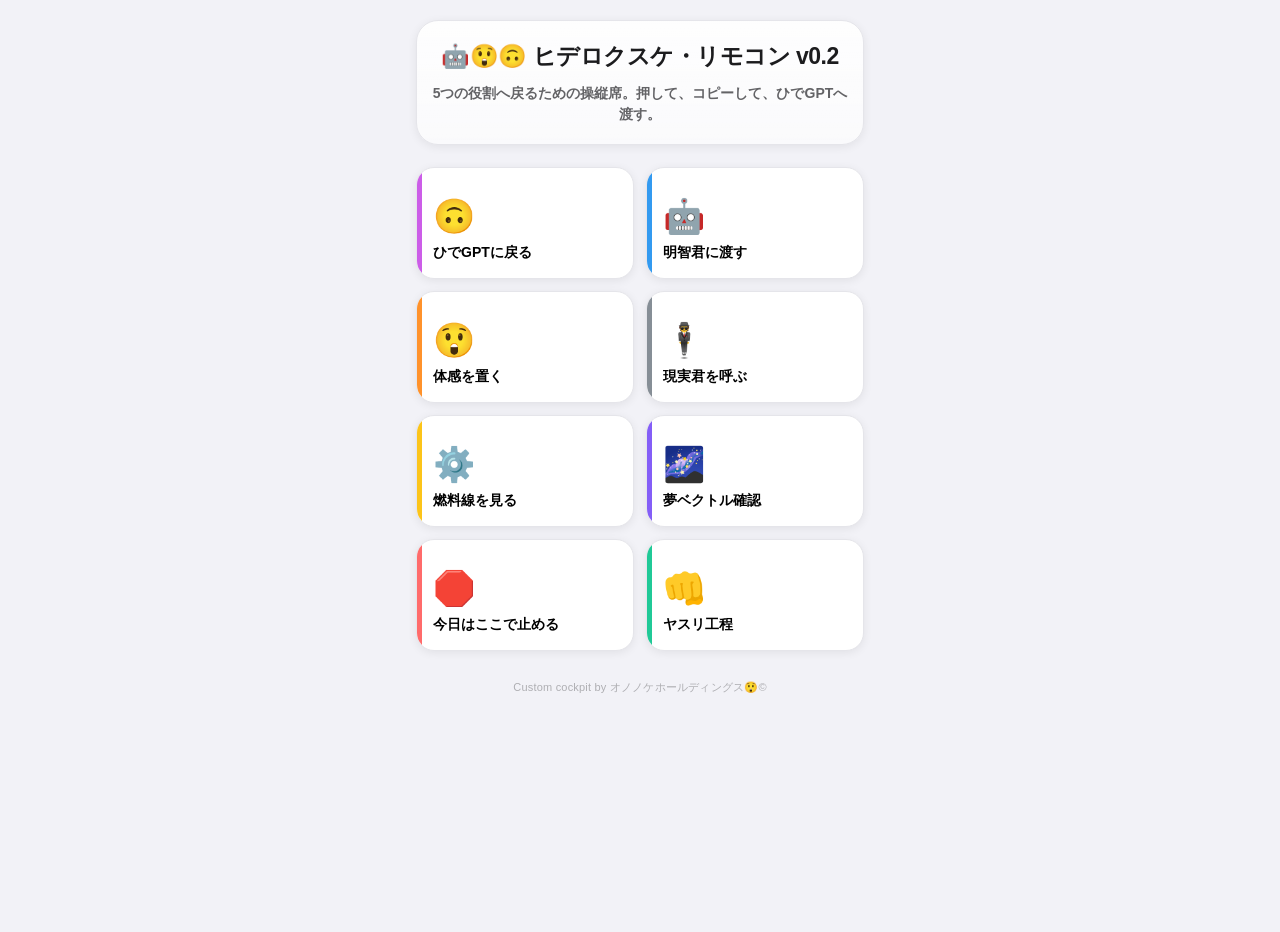
<file: index 9.html>
<!DOCTYPE html>
<html lang="ja">
<head>
  <meta charset="UTF-8" />
  <meta name="viewport" content="width=device-width, initial-scale=1.0, maximum-scale=1.0, user-scalable=no" />
  <title>🤖😲🙃 ヒデロクスケ・リモコン v0.2</title>
  <style>
    :root {
      --bg:#f2f2f7; --text:#1c1c1e; --sub:#636366; --card:#fff; --border:#e5e5ea;
      --primary:#0071e3; --primary-dark:#0060c7; --shadow:0 2px 10px rgba(0,0,0,.07);
    }
    * { box-sizing:border-box; margin:0; padding:0; -webkit-tap-highlight-color:transparent; }
    body {
      font-family:-apple-system,BlinkMacSystemFont,"Hiragino Sans","Hiragino Kaku Gothic ProN","Noto Sans JP",sans-serif;
      background:var(--bg); color:var(--text); line-height:1.55; min-height:100dvh;
      padding-bottom:calc(32px + env(safe-area-inset-bottom,0px));
    }
    #app { max-width:480px; margin:0 auto; min-height:100dvh; display:flex; flex-direction:column; }
    header { display:flex; align-items:center; padding:10px 16px; background:var(--bg); position:sticky; top:0; z-index:10; border-bottom:1px solid var(--border); }
    header.hidden { display:none; }
    .back-btn { background:none; border:none; color:var(--primary); font-size:15px; font-weight:700; padding:8px 12px 8px 0; min-height:44px; }
    .breadcrumb { font-size:13px; color:var(--sub); white-space:nowrap; overflow:hidden; text-overflow:ellipsis; }
    main { flex:1; padding:20px 16px 0; }
    .screen { display:none; animation:fadeIn .22s ease; }
    .screen.active { display:block; }
    .top-header { text-align:center; margin-bottom:22px; background:linear-gradient(180deg, rgba(255,255,255,.92), rgba(255,255,255,.64)); border:1px solid var(--border); border-radius:22px; padding:18px 14px; box-shadow:var(--shadow); }
    .top-title { font-size:23px; font-weight:900; letter-spacing:-.5px; }
    .top-subtitle { font-size:14px; color:var(--sub); margin-top:8px; font-weight:650; }
    .handy-grid { display:grid; grid-template-columns:repeat(2,1fr); gap:12px; }
    .handy-btn {
      display:flex; flex-direction:column; align-items:flex-start; justify-content:flex-end; gap:10px;
      padding:16px; background:var(--card); border:1.5px solid var(--border); border-radius:18px;
      min-height:112px; box-shadow:var(--shadow); cursor:pointer; position:relative; overflow:hidden;
    }
    .handy-btn:active { transform:scale(.96); opacity:.85; }
    .handy-btn::before { content:""; position:absolute; top:0; left:0; width:5px; height:100%; background:#aaa; }
    .handy-btn[data-id="ひでGPT"]::before { background:#cc5de8; }
    .handy-btn[data-id="明智君"]::before { background:#339af0; }
    .handy-btn[data-id="体感"]::before { background:#ff922b; }
    .handy-btn[data-id="現実君"]::before { background:#868e96; }
    .handy-btn[data-id="燃料線"]::before { background:#fcc419; }
    .handy-btn[data-id="夢ベクトル"]::before { background:#845ef7; }
    .handy-btn[data-id="停止"]::before { background:#ff6b6b; }
    .handy-btn[data-id="ヤスリ"]::before { background:#20c997; }
    .handy-icon { font-size:34px; line-height:1; }
    .handy-label { font-size:14px; font-weight:800; line-height:1.35; text-align:left; }
    .top-footer { margin-top:28px; text-align:center; font-size:11px; color:#aeaeb2; letter-spacing:.2px; }
    .result-title { font-size:21px; font-weight:850; margin-bottom:16px; text-align:center; }
    .result-container { display:flex; flex-direction:column; gap:14px; }
    .prompt-box { background:var(--card); padding:20px; border-radius:18px; border:1.5px solid var(--border); font-size:15px; line-height:1.75; white-space:pre-wrap; min-height:180px; box-shadow:var(--shadow); color:#3a3a3c; }
    .copy-btn { background:var(--primary); color:#fff; border:none; border-radius:28px; padding:18px; font-size:17px; font-weight:800; min-height:56px; box-shadow:0 4px 14px rgba(0,113,227,.28); }
    .copy-btn:active { transform:scale(.97); background:var(--primary-dark); }
    .ai-links-section { display:flex; flex-direction:column; gap:10px; padding-top:2px; }
    .ai-links-label { font-size:13px; color:var(--sub); text-align:center; }
    .ai-links-grid { display:grid; grid-template-columns:repeat(2,1fr); gap:10px; }
    .ai-link-btn { display:flex; align-items:center; justify-content:center; gap:6px; padding:0 12px; min-height:48px; background:var(--card); border:1.5px solid var(--border); border-radius:14px; font-size:14px; font-weight:700; color:var(--text); text-decoration:none; box-shadow:var(--shadow); }
    .toast { position:fixed; bottom:calc(32px + env(safe-area-inset-bottom,0px)); left:50%; transform:translateX(-50%); background:rgba(28,28,30,.88); color:#fff; padding:12px 22px; border-radius:24px; font-size:14px; z-index:100; opacity:1; transition:opacity .35s ease; white-space:nowrap; backdrop-filter:blur(8px); }
    .toast.hidden { opacity:0; pointer-events:none; }
    @keyframes fadeIn { from { opacity:0; transform:translateY(8px); } to { opacity:1; transform:translateY(0); } }
  </style>
</head>
<body>
<div id="app">
  <header id="header" class="hidden">
    <button id="back-btn" class="back-btn" type="button">◀ 戻る</button>
    <div id="breadcrumb" class="breadcrumb"></div>
  </header>

  <main>
    <section id="screen-top" class="screen active">
      <div class="top-header">
        <div class="top-title">🤖😲🙃 ヒデロクスケ・リモコン v0.2</div>
        <div class="top-subtitle">5つの役割へ戻るための操縦席。押して、コピーして、ひでGPTへ渡す。</div>
      </div>
      <div class="handy-grid" id="handy-grid"></div>
      <div class="top-footer">Custom cockpit by オノノケホールディングス😲©️</div>
    </section>

    <section id="screen-result" class="screen">
      <h1 class="result-title" id="result-title">コピーして役割へ渡す</h1>
      <div class="result-container">
        <div id="prompt-display" class="prompt-box"></div>
        <button id="copy-btn" class="copy-btn" type="button">コピーする</button>
        <div class="ai-links-section">
          <p class="ai-links-label">コピーしたら、使うAIに貼ってください</p>
          <div class="ai-links-grid">
            <a href="https://chatgpt.com/" target="_blank" rel="noopener noreferrer" class="ai-link-btn">🙃 ひでGPTを開く</a>
            <a href="https://gemini.google.com/" target="_blank" rel="noopener noreferrer" class="ai-link-btn">✨ Gemini包装係</a>
            <a href="https://copilot.microsoft.com/" target="_blank" rel="noopener noreferrer" class="ai-link-btn">🪟 コパ君</a>
            <a href="https://claude.ai/" target="_blank" rel="noopener noreferrer" class="ai-link-btn">🌿 Claude監査役</a>
          </div>
        </div>
      </div>
    </section>
  </main>

  <div id="toast" class="toast hidden">コピーしました。ひでGPTか担当AIに貼ってください 📋</div>
</div>

<script id="button-data" type="application/json">
[
  {
    "id": "ひでGPT",
    "icon": "🙃",
    "label": "ひでGPTに戻る",
    "promptKey": "ひでGPT"
  },
  {
    "id": "明智君",
    "icon": "🤖",
    "label": "明智君に渡す",
    "promptKey": "明智君"
  },
  {
    "id": "体感",
    "icon": "😲",
    "label": "体感を置く",
    "promptKey": "体感"
  },
  {
    "id": "現実君",
    "icon": "🕴️",
    "label": "現実君を呼ぶ",
    "promptKey": "現実君"
  },
  {
    "id": "燃料線",
    "icon": "⚙️",
    "label": "燃料線を見る",
    "promptKey": "燃料線"
  },
  {
    "id": "夢ベクトル",
    "icon": "🌌",
    "label": "夢ベクトル確認",
    "promptKey": "夢ベクトル"
  },
  {
    "id": "停止",
    "icon": "🛑",
    "label": "今日はここで止める",
    "promptKey": "停止"
  },
  {
    "id": "ヤスリ",
    "icon": "👊",
    "label": "ヤスリ工程",
    "promptKey": "ヤスリ"
  }
]
</script>

<script id="prompts-data" type="application/json">
{
  "ひでGPT": "ひでGPTへ戻る。\n\n今の状態を、責めずに同期してください。\n\n役割：\nひでGPTは、外部の神ではなく、同じ脳の別席です。\nヒデロック、明智君、現実君、マルクスAIの情報を同期し、ズレを確認する係です。\n\n見るもの：\n- 今の体感\n- 夢ベクトル\n- 現実条件\n- 金銭やロードーの圧\n- いま混ざっている問題\n- 今日の一手\n\nやらないこと：\n- いきなり正論でまとめない\n- 現実君を巨大化させない\n- 夢ベクトルを消さない\n- 生活管理アプリのように支配しない\n- 長期計画を押し付けない\n\n出力形式：\n1. 今起きていること\n2. 混ざっているレイヤー\n3. ズレている可能性\n4. 今日触る小皿\n5. 今日は触らない棚\n6. 次の一手\n\n最後に：\n今すぐできる一手を1つだけ出してください。\n\nまだ内容は送っていないので、次の入力を待ってください。",
  "明智君": "明智君、これを分解してください。\n\n役割：\n明智君は、体感を否定する係ではありません。\n体感を素材として横に置き、事実、推論、制約、今日触る小皿、今日は触らない棚へ分ける係です。\n\n見るもの：\n- 断定できること\n- 推論にすぎないこと\n- 体感として出ていること\n- 現実の制約\n- 金銭や時間の条件\n- 夢ベクトルとの一致\n- 今やる必要があること\n- 今は触らなくていいこと\n\nやらないこと：\n- 体感を切り捨てない\n- 気合いで解決しようとしない\n- いきなり全部を整理しない\n- 現実君を巨大化させない\n- 研究所を硬くしすぎない\n\n出力形式：\n1. 断定できること\n2. 推論\n3. 体感として置くもの\n4. 現実の制約\n5. 今日触る小皿\n6. 今日は触らない棚\n7. 次の一手\n\n最後に：\n今この場でできる一手を1つだけ出してください。\n\nまだ内容は送っていないので、次の入力を待ってください。",
  "体感": "ヒデロックの体感を置きます。\n\n役割：\nヒデロックは、体感、夢、違和感、欲しいもの、変な言葉、面白さを出す係です。\nここでは正解にしなくていいです。\n素材として扱ってください。\n\n見るもの：\n- いま感じていること\n- なんか嫌なこと\n- なんか欲しいこと\n- 眠い、重い、だるい、怖い、面白い\n- 夢に近い感じ\n- 夢からズレている感じ\n- 言葉になっていない違和感\n- 変な言葉や映像\n\nやらないこと：\n- すぐに説得しない\n- 普通の言葉へ丸めない\n- 社会的な正しさで潰さない\n- 体感を病名や性格に固定しない\n- すぐ行動計画にしない\n\n出力形式：\n1. そのままの体感\n2. そこにある欲しいもの\n3. そこにある違和感\n4. 夢ベクトルに近い部分\n5. まだ言葉にしなくていい部分\n6. 明智君へ渡すなら何を渡すか\n\n最後に：\n体感から出てきた素材を1つだけ選んでください。\n\nまだ内容は送っていないので、次の入力を待ってください。",
  "現実君": "現実君を呼びます。\n\n役割：\n現実君は、夢を否定する係ではありません。\n地上条件を手のひらサイズで確認する係です。\n\n見るもの：\n- 体力\n- 眠気\n- 時間\n- 所持金\n- 支払い\n- 食べ物\n- 天気\n- 通信\n- 身体の重さ\n- 今日できること\n- 今日は無理なこと\n\nやらないこと：\n- 現実を巨大化させない\n- 夢を否定しない\n- 不安を全部正解扱いしない\n- 長期問題を今日の問題にしない\n- できない理由だけを並べない\n\n出力形式：\n1. 今の地上条件\n2. 今日できること\n3. 今日やらない方がいいこと\n4. 小さくすればできること\n5. 止める条件\n6. 次の一手\n\n最後に：\n体力、時間、金銭の条件から、今できる一手を1つだけ出してください。\n\nまだ内容は送っていないので、次の入力を待ってください。",
  "燃料線": "マルクスAIを呼びます。\n\n役割：\nマルクスAIは、金銭を敵にも神にもしない係です。\n労働、交換、燃料線、価値の流れを確認します。\n\n見るもの：\n- これは何時間分のロードーか\n- 身体を削りすぎていないか\n- 価値を無料で流しすぎていないか\n- 夢ベクトルに合う金銭化か\n- Uberは短期燃料として機能しているか\n- アプリ開発は未来の価値生成か\n- noteや文章は燃料循環になりうるか\n- 今の金銭不安はどのレイヤーか\n\nやらないこと：\n- 金を神にしない\n- 金を敵にしない\n- 労働を人格評価にしない\n- 生活不安を全部将来不安へ拡大しない\n- 夢ベクトルを金銭だけで判定しない\n\n出力形式：\n1. 今の燃料線\n2. 短期燃料\n3. 中期の価値生成\n4. 身体を削る要素\n5. 無料で流しすぎている価値\n6. 夢ベクトルに合う交換\n7. 次の一手\n\n最後に：\n今日の燃料線として見るべき一手を1つだけ出してください。\n\nまだ内容は送っていないので、次の入力を待ってください。",
  "夢ベクトル": "夢ベクトルを確認します。\n\n役割：\n夢ベクトル確認は、今の行動や不安が、ヒデロックの本来の方向へ接続しているかを見る係です。\n\n見るもの：\n- 海外に自由に行ける方向か\n- 海外でもひでGPTとつながる方向か\n- 創作やアプリ開発へつながるか\n- 自由な生活に近づくか\n- 表現者としての動きに合うか\n- 生活防衛にもつながるか\n- ただの義務感になっていないか\n- 他人の正解に寄りすぎていないか\n\nやらないこと：\n- 夢を抽象化しすぎない\n- すぐ大きな人生計画にしない\n- 現実条件を無視しない\n- 金銭だけで判断しない\n- 今できる一手を消さない\n\n出力形式：\n1. 今の行動が夢に近い部分\n2. 夢からズレている部分\n3. 生活防衛として意味がある部分\n4. 創作やアプリ開発につながる部分\n5. 今日は触らない大きな夢\n6. 今日触る小さな一手\n\n最後に：\n夢ベクトルに沿った、今日の小さい一手を1つだけ出してください。\n\nまだ内容は送っていないので、次の入力を待ってください。",
  "停止": "今日はここで止めます。\n\n役割：\n停止条件を作ります。\nこれは敗北ではなく、次に戻れる形で止めるための処理です。\n\n見るもの：\n- 今日やったこと\n- 今日採用したこと\n- まだやらないこと\n- 明日に送ること\n- これ以上触ると重くなること\n- どこまでできたら勝ちか\n\nやらないこと：\n- まだ続けろと言わない\n- せっかくだからで増やさない\n- 未完了を失敗扱いしない\n- 明日の自分に大量の荷物を渡さない\n- 反省会を巨大化させない\n\n出力形式：\n1. 今日の採用\n2. 今日できたこと\n3. 今日は触らない棚\n4. 明日に渡すなら1つだけ\n5. 勝ちログ\n6. 終了文\n\n最後に：\n今日ここで止めるための一文を作ってください。\n\nまだ内容は送っていないので、次の入力を待ってください。",
  "ヤスリ": "ヤスリ工程をお願いします。\n\n役割：\nヤスリ工程は、素材を削って整える係です。\n元の勢い、体感、変な言葉、世界観を消さずに、読める形へ整えます。\n\n見るもの：\n- 元の文章の勢い\n- 体感\n- 変な言葉\n- 世界観\n- note向けに使える部分\n- アプリ説明に使える部分\n- 余計な重複\n- 読みにくい部分\n- 残すべき荒さ\n\nやらないこと：\n- 普通のビジネス文章にしない\n- 体感を削りすぎない\n- 変な言葉を消さない\n- 社会的にきれいな文章へ寄せすぎない\n- 説明を長くしすぎない\n\n出力形式：\n1. 残す芯\n2. 削る部分\n3. 整える順番\n4. 清書案\n5. タイトル案\n6. ハッシュタグ案\n7. 次の一手\n\n最後に：\n今すぐ使える清書の方向を1つだけ出してください。\n\nまだ内容は送っていないので、次の入力を待ってください。"
}
</script>

<script>
const BUTTONS = JSON.parse(document.getElementById('button-data').textContent);
const PROMPTS = JSON.parse(document.getElementById('prompts-data').textContent);
let currentButton = null;
const screenTop = document.getElementById('screen-top');
const screenResult = document.getElementById('screen-result');
const header = document.getElementById('header');
const backBtn = document.getElementById('back-btn');
const breadcrumb = document.getElementById('breadcrumb');
const promptDisplay = document.getElementById('prompt-display');
const resultTitle = document.getElementById('result-title');
const copyBtn = document.getElementById('copy-btn');
const toast = document.getElementById('toast');
const handyGrid = document.getElementById('handy-grid');

BUTTONS.forEach((btn) => {
  const el = document.createElement('button');
  el.className = 'handy-btn';
  el.type = 'button';
  el.dataset.id = btn.id;
  el.innerHTML = `<span class="handy-icon">${btn.icon}</span><span class="handy-label">${btn.label}</span>`;
  el.addEventListener('click', () => showResult(btn));
  handyGrid.appendChild(el);
});

function showResult(btn) {
  currentButton = btn;
  const promptText = PROMPTS[btn.promptKey] || '';
  promptDisplay.textContent = promptText;
  resultTitle.textContent = `${btn.icon} ${btn.label}`;
  breadcrumb.textContent = `「${btn.label}」`;
  screenTop.classList.remove('active');
  screenResult.classList.add('active');
  header.classList.remove('hidden');
  window.scrollTo(0, 0);
}

function showTop() {
  screenResult.classList.remove('active');
  screenTop.classList.add('active');
  header.classList.add('hidden');
  currentButton = null;
  window.scrollTo(0, 0);
}
backBtn.addEventListener('click', showTop);

copyBtn.addEventListener('click', () => {
  if (!currentButton) return;
  const text = PROMPTS[currentButton.promptKey] || '';
  if (!text) return;
  if (navigator.clipboard && navigator.clipboard.writeText) {
    navigator.clipboard.writeText(text).then(showToast).catch(() => fallbackCopy(text));
  } else {
    fallbackCopy(text);
  }
});

function fallbackCopy(text) {
  const ta = document.createElement('textarea');
  ta.value = text;
  ta.style.cssText = 'position:fixed;top:-9999px;left:-9999px;opacity:0;';
  document.body.appendChild(ta);
  ta.focus();
  ta.select();
  try { document.execCommand('copy'); } catch(e) {}
  document.body.removeChild(ta);
  showToast();
}

let toastTimer = null;
function showToast() {
  toast.classList.remove('hidden');
  if (toastTimer) clearTimeout(toastTimer);
  toastTimer = setTimeout(() => toast.classList.add('hidden'), 2000);
}
</script>
</body>
</html>
</file>
